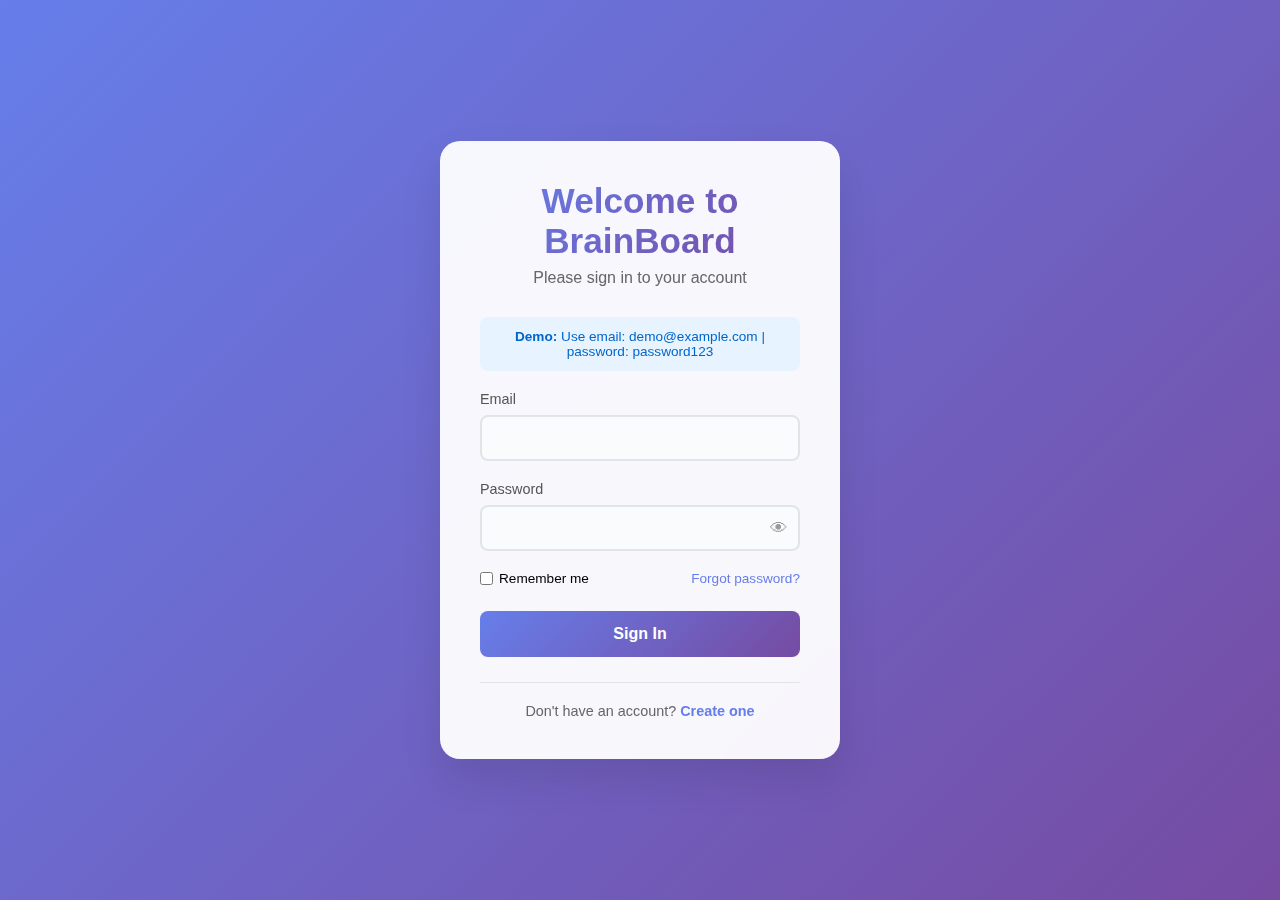
<file: index.html>
<!DOCTYPE html>
<html lang="en">
<head>
    <meta charset="UTF-8">
    <meta name="viewport" content="width=device-width, initial-scale=1.0">
    <title>Redirecting...</title>
    <script>
        // Redirect to /login.html
        window.location.href = "/login.html";
    </script>
</head>
<body>
</body>
</html>
</file>
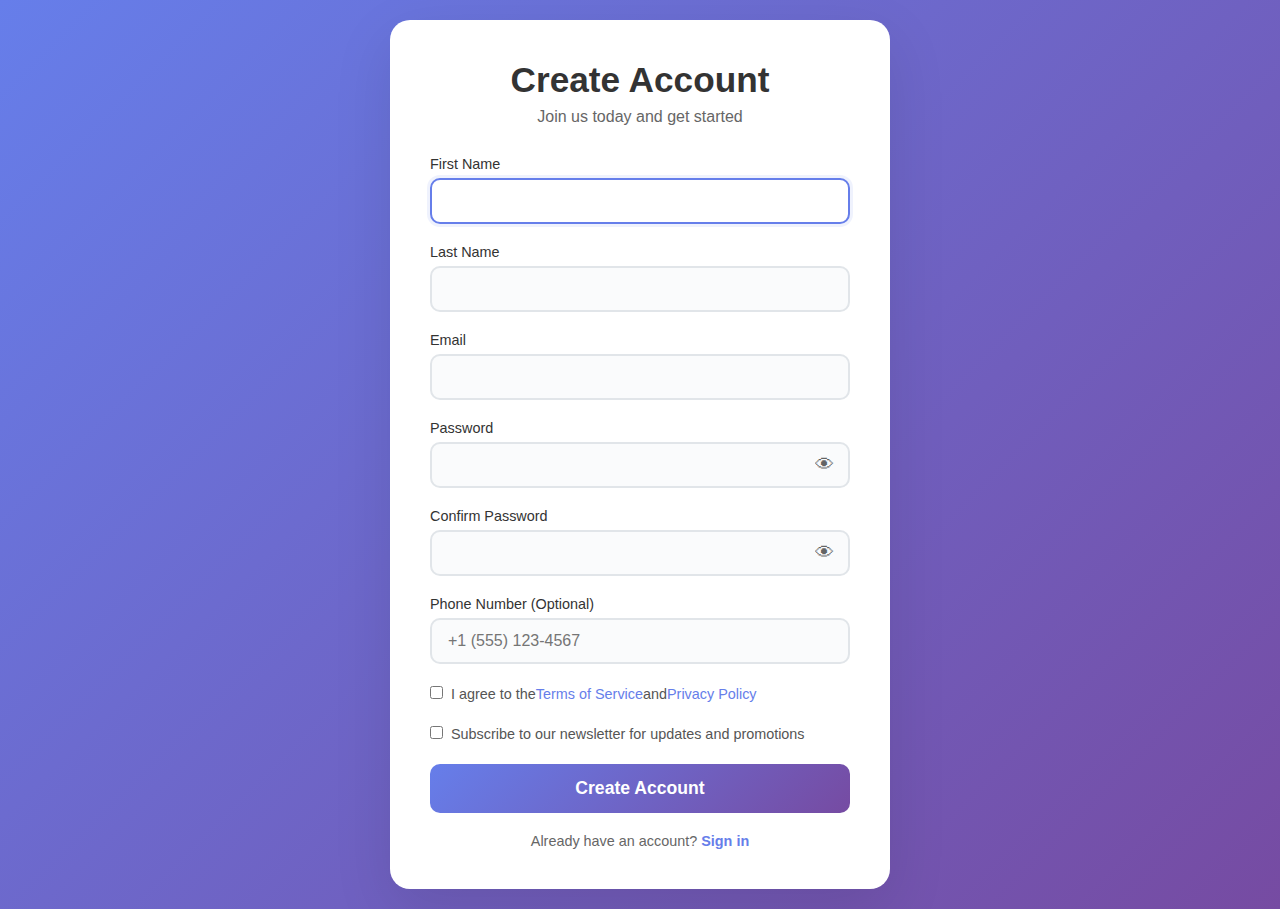
<file: create.html>
<!DOCTYPE html>
<html lang="en">
<head>
    <meta charset="UTF-8" />
    <meta name="viewport" content="width=device-width, initial-scale=1" />
    <title>Create Account - Join Us Today</title>
    <link rel="stylesheet" href="create.css">
</head>
<body>
    <div class="signup-container">
        <div class="logo">
            <h1>Create Account</h1>
            <p>Join us today and get started</p>
        </div>

        <div class="success-msg" id="successMsg">
            ✅ Account created successfully! Welcome aboard!
        </div>

        <form id="signupForm">
            <div class="form-group">
                <label for="firstName">First Name</label>
                <input type="text" id="firstName" name="firstName" required />
                <div class="error-msg" id="firstNameError">First name is required</div>
            </div>

            <div class="form-group">
                <label for="lastName">Last Name</label>
                <input type="text" id="lastName" name="lastName" required />
                <div class="error-msg" id="lastNameError">Last name is required</div>
            </div>

            <div class="form-group">
                <label for="email">Email</label>
                <input type="email" id="email" name="email" required />
                <div class="error-msg" id="emailError">Please enter a valid email</div>
            </div>

            <div class="form-group">
                <label for="password">Password</label>
                <div class="password-container">
                    <input type="password" id="password" name="password" required />
                    <span class="password-toggle" id="togglePassword">👁</span>
                </div>
                <div class="error-msg" id="passwordError">Password must be at least 8 characters</div>
                <div class="password-strength" id="passwordStrength">
                    <div class="strength-meter">
                        <div class="strength-fill"></div>
                    </div>
                    <span class="strength-text">Password strength</span>
                </div>
            </div>

            <div class="form-group">
                <label for="confirmPassword">Confirm Password</label>
                <div class="password-container">
                    <input type="password" id="confirmPassword" name="confirmPassword" required />
                    <span class="password-toggle" id="toggleConfirmPassword">👁</span>
                </div>
                <div class="error-msg" id="confirmPasswordError">Passwords do not match</div>
            </div>

            <div class="form-group">
                <label for="phone">Phone Number (Optional)</label>
                <input type="tel" id="phone" name="phone" placeholder="+1 (555) 123-4567" />
                <div class="error-msg" id="phoneError">Please enter a valid phone number</div>
            </div>

            <div class="form-options">
                <label class="checkbox-label">
                    <input type="checkbox" id="terms" required />
                    I agree to the <a href="privacy.html" class="terms-link">Terms of Service</a> and <a href="policy.html" class="terms-link">Privacy Policy</a>
                </label>
            </div>

            <div class="form-options">
                <label class="checkbox-label">
                    <input type="checkbox" id="newsletter" />
                    Subscribe to our newsletter for updates and promotions
                </label>
            </div>

            <button type="submit" class="signup-btn" id="signupButton">
                <span class="spinner"></span>
                <span class="btn-text">Create Account</span>
            </button>
        </form>

        <div class="login-text">
            Already have an account? <a href="#" id="loginLink">Sign in</a>
        </div>
    </div>

    <script src="create.js"></script>
</body>
</html>
</file>
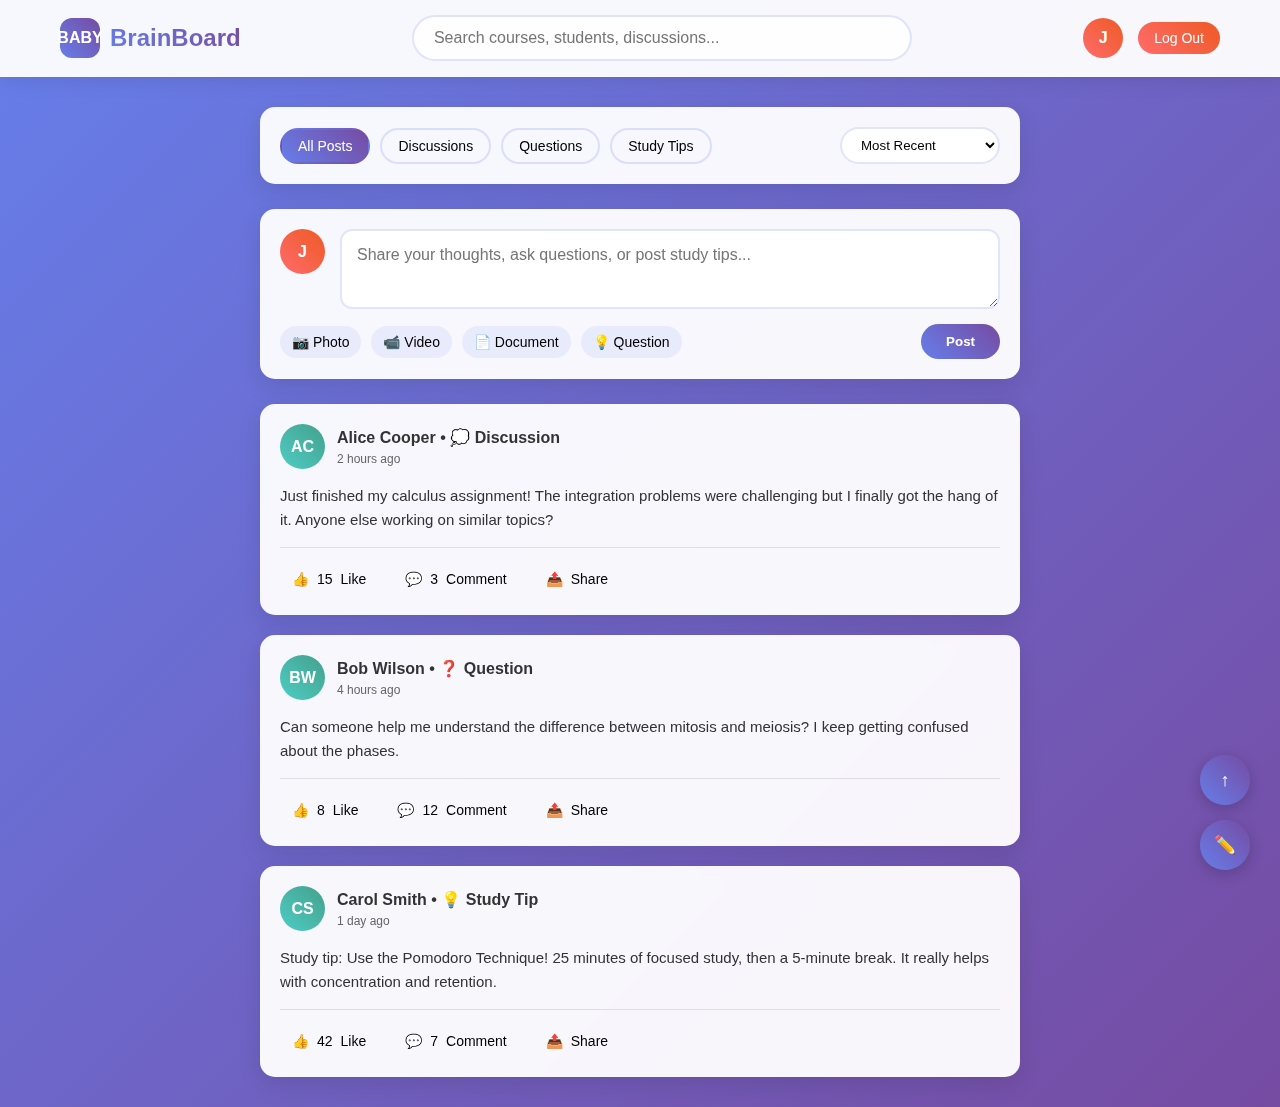
<file: interface.html>
<!DOCTYPE html>
<html lang="en">
<head>
  <meta charset="UTF-8">
  <meta name="viewport" content="width=device-width, initial-scale=1.0">
  <title>BrainBoard - Home</title>
  <link rel="stylesheet" href="interface.css">
</head>
<body>
  <!-- Header -->
  <header class="header">
    <div class="header-content">
      <div class="logo-section">
        <div class="logo">BABY</div>
        <div class="brand-name">BrainBoard</div>
      </div>
      <div class="search-bar">
        <input type="text" class="search-input" placeholder="Search courses, students, discussions..." id="searchInput">
        <div class="search-results" id="searchResults"></div>
      </div>
      <div class="user-menu">
        <div class="user-avatar" id="userAvatar" onclick="toggleProfile()">D</div>
        <div class="profile-dropdown" id="profileDropdown">
          <div class="profile-header">
            <div class="profile-avatar-large" id="profileAvatarLarge">D</div>
            <div class="profile-details">
              <h3 id="profileName">John Doe</h3>
              <p id="profileEmail">john.doe@example.com</p>
            </div>
          </div>
          <div class="profile-stats">
            <div class="stat-item">
              <span class="stat-number">42</span>
              <span class="stat-label">Posts</span>
            </div>
            <div class="stat-item">
              <span class="stat-number">156</span>
              <span class="stat-label">Likes</span>
            </div>
            <div class="stat-item">
              <span class="stat-number">23</span>
              <span class="stat-label">Following</span>
            </div>
          </div>
          <div class="profile-actions">
            <button class="profile-action-btn" onclick="editProfile()">✏️ Edit Profile</button>
            <button class="profile-action-btn" onclick="logout()" style="color: #ff6b6b;">🚪 Log Out</button>
          </div>
        </div>
        <a href="login.html" class="logout-btn">Log Out</a>
      </div>
    </div>
  </header>

  <!-- Main Content -->
  <div class="main-content">
    <!-- Feed Filter -->
    <div class="feed-filter">
      <div class="filter-buttons">
        <button class="filter-btn active" onclick="filterPosts('all', event)">All Posts</button>
        <button class="filter-btn" onclick="filterPosts('discussions', event)">Discussions</button>
        <button class="filter-btn" onclick="filterPosts('questions', event)">Questions</button>
        <button class="filter-btn" onclick="filterPosts('tips', event)">Study Tips</button>
      </div>
      <select class="sort-dropdown" onchange="sortPosts(this.value)">
        <option value="recent">Most Recent</option>
        <option value="popular">Most Popular</option>
        <option value="commented">Most Commented</option>
      </select>
    </div>

    <!-- Post Composer -->
    <div class="post-composer">
      <div class="composer-header">
        <div class="composer-avatar">D</div>
        <textarea class="composer-input" placeholder="Share your thoughts, ask questions, or post study tips..."></textarea>
      </div>
      <div class="composer-actions">
        <div class="media-buttons">
          <button class="media-btn" onclick="uploadMedia('photo')">📷 Photo</button>
          <button class="media-btn" onclick="uploadMedia('video')">📹 Video</button>
          <button class="media-btn" onclick="uploadMedia('document')">📄 Document</button>
          <button class="media-btn" onclick="toggleQuestionMode()">💡 Question</button>
        </div>
        <button class="post-btn" onclick="createPost()">Post</button>
      </div>
    </div>

    <!-- Hidden file inputs -->
    <input type="file" id="photoInput" accept="image/*" class="hidden" onchange="handleFileUpload(this, 'photo')">
    <input type="file" id="videoInput" accept="video/*" class="hidden" onchange="handleFileUpload(this, 'video')">
    <input type="file" id="documentInput" accept=".pdf,.doc,.docx,.txt,.ppt,.pptx" class="hidden" onchange="handleFileUpload(this, 'document')">

    <!-- Feed -->
    <div class="feed" id="feedContainer">
      <!-- Sample posts will be generated here -->
    </div>
  </div>

  <!-- Quick Actions -->
  <div class="quick-actions">
    <button class="quick-action-btn" onclick="scrollToTop()" title="Scroll to Top">↑</button>
    <button class="quick-action-btn" onclick="focusComposer()" title="New Post">✏️</button>
  </div>

  <script src="interface.js"></script>
</body>
</html>
</file>
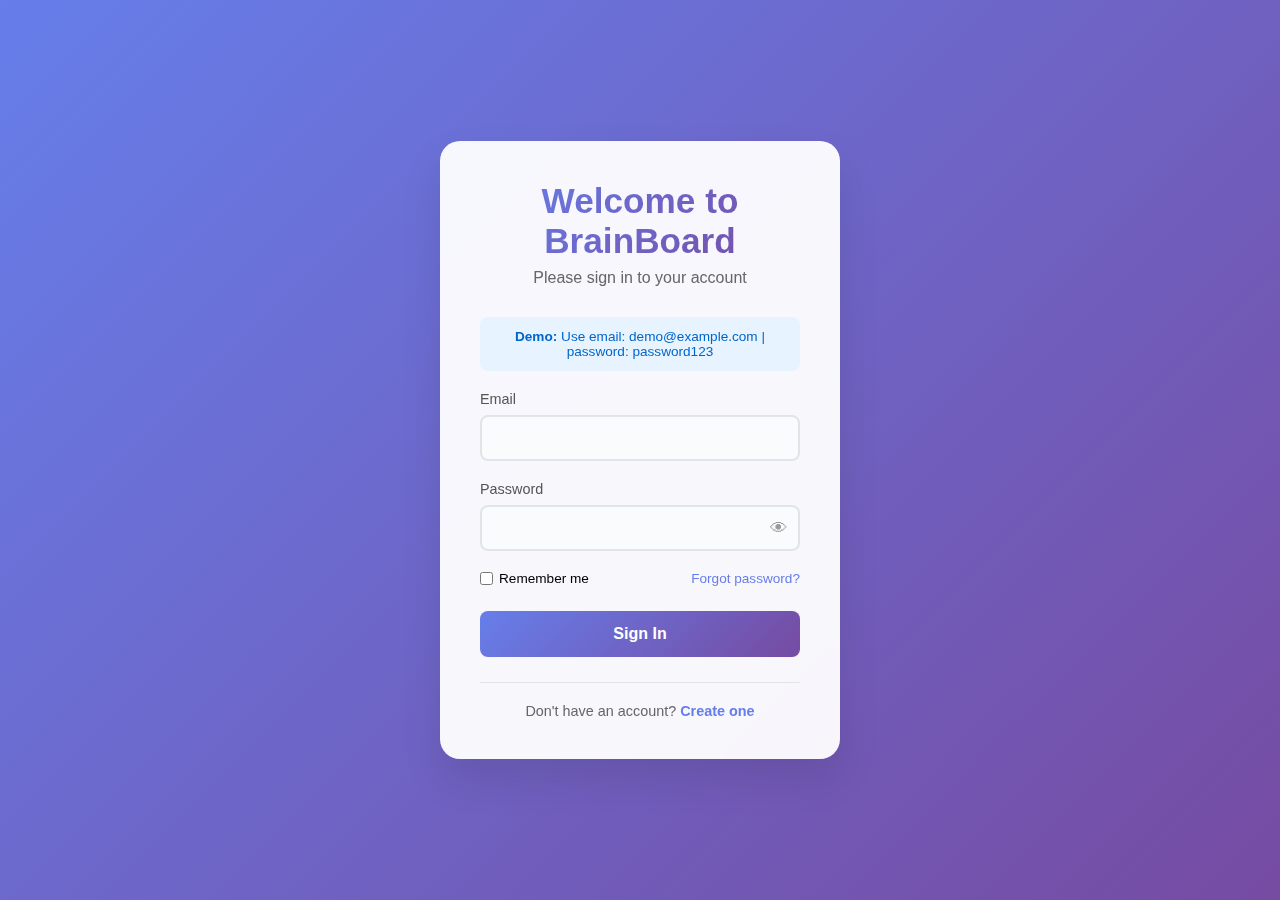
<file: login.html>
<!DOCTYPE html>
<html lang="en">
<head>
    <meta charset="UTF-8" />
    <meta name="viewport" content="width=device-width, initial-scale=1" />
    <title>BlackBoard</title>
    <link rel="stylesheet" href="styles.css">
     <script>
        // Check if user is authenticated
        if (localStorage.getItem('isAuthenticated') === 'true') {
            window.location.href = '/interface.html';
        }
    </script>
</head>
<body>
    <div class="login-container">
        <div class="logo">
            <h1>Welcome to BrainBoard</h1>
            <p>Please sign in to your account</p>
        </div>

        <div class="demo-info">
            <strong>Demo:</strong> Use email: demo@example.com | password: password123
        </div>

        <div class="success-msg" id="successMsg">
            ✅ Login successful! Welcome back!
        </div>

        <form id="loginForm">
            <div class="form-group">
                <label for="email">Email</label>
                <input type="email" id="email" name="email" required />
                <div class="error-msg" id="emailError">Please enter a valid email</div>
            </div>

            <div class="form-group">
                <label for="password">Password</label>
                <div class="password-container">
                    <input type="password" id="password" name="password" required />
                    <span class="password-toggle" id="togglePassword">👁</span>
                </div>
                <div class="error-msg" id="passwordError">Password must be at least 6 characters</div>
            </div>

            <div class="form-options">
                <label class="remember-me">
                    <input type="checkbox" id="remember" />
                    Remember me
                </label>
                <a href="#" class="forgot-link">Forgot password?</a>
            </div>

            <button type="submit" class="login-btn" id="loginButton">
                <span class="spinner"></span>
                <span class="btn-text">Sign In</span>
            </button>
        </form>

        <div class="signup-text">
            Don't have an account? <a href="create.html">Create one</a>
        </div>
    </div>

    <script src="script.js"></script>
</body>
</html>
</file>
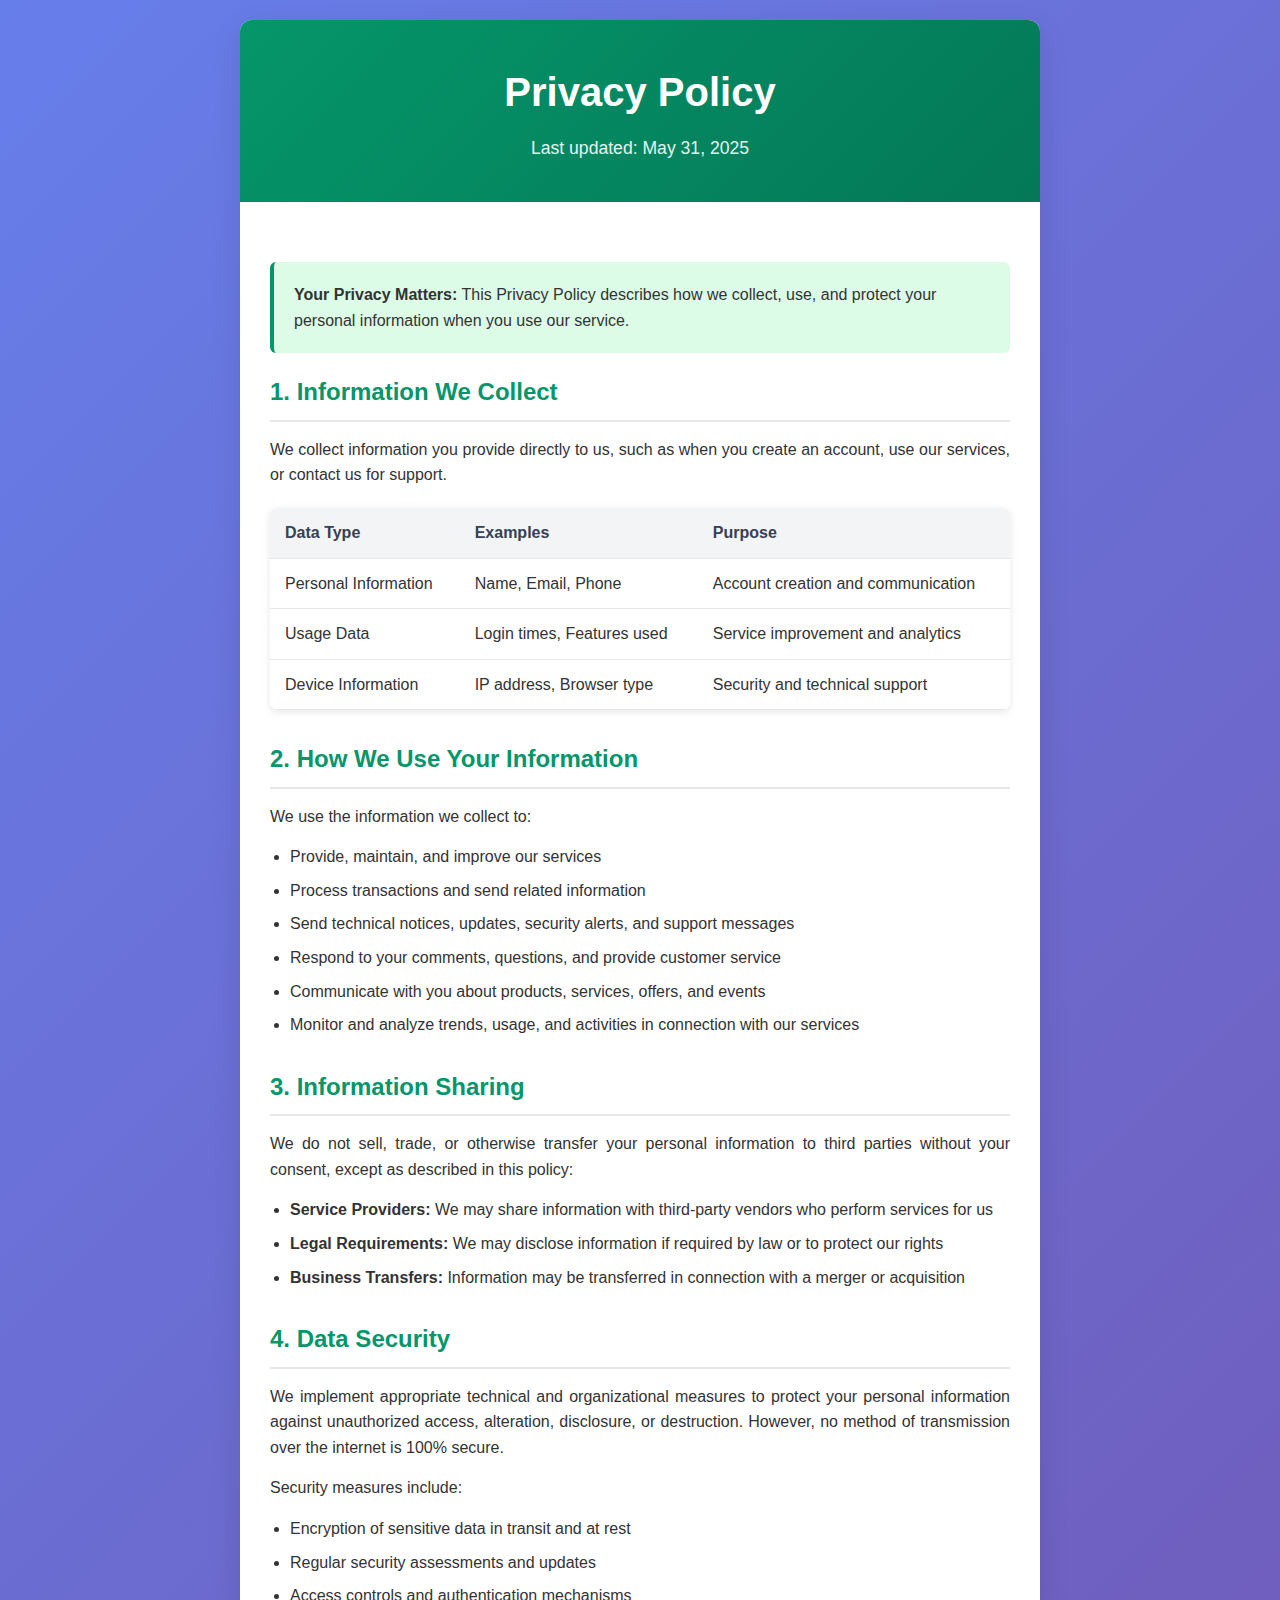
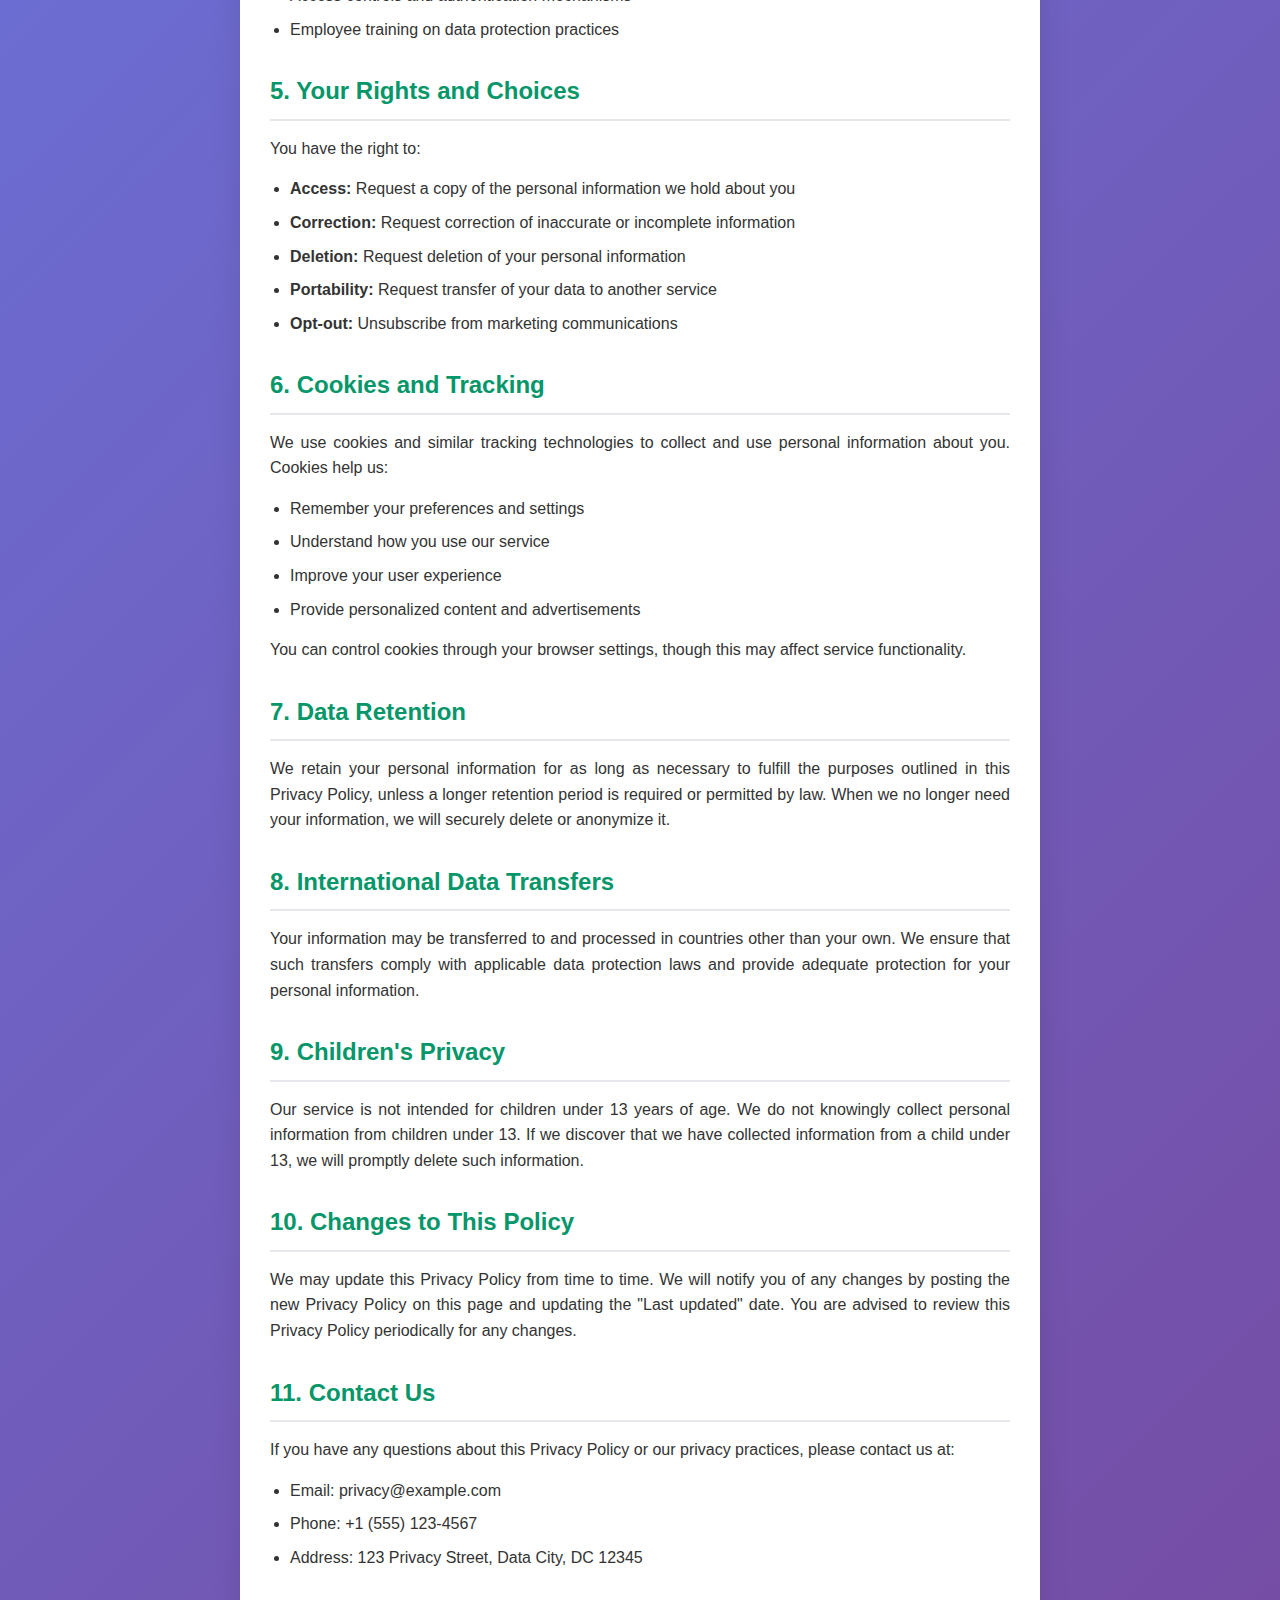
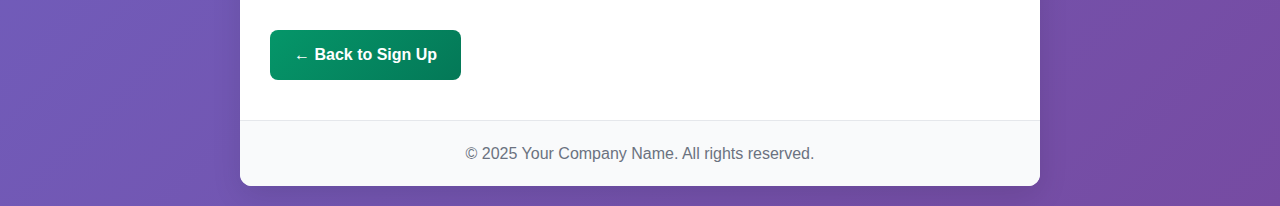
<file: policy.html>
<!DOCTYPE html>
<html lang="en">
<head>
    <meta charset="UTF-8" />
    <meta name="viewport" content="width=device-width, initial-scale=1" />
    <title>Privacy Policy</title>
    <style>
        * {
            margin: 0;
            padding: 0;
            box-sizing: border-box;
        }

        body {
            font-family: -apple-system, BlinkMacSystemFont, 'Segoe UI', Roboto, Oxygen, Ubuntu, Cantarell, sans-serif;
            line-height: 1.6;
            color: #333;
            background: linear-gradient(135deg, #667eea 0%, #764ba2 100%);
            min-height: 100vh;
            padding: 20px;
        }

        .container {
            max-width: 800px;
            margin: 0 auto;
            background: white;
            border-radius: 12px;
            box-shadow: 0 10px 30px rgba(0, 0, 0, 0.1);
            overflow: hidden;
        }

        .header {
            background: linear-gradient(135deg, #059669 0%, #047857 100%);
            color: white;
            padding: 40px 30px;
            text-align: center;
        }

        .header h1 {
            font-size: 2.5rem;
            margin-bottom: 10px;
            font-weight: 700;
        }

        .header p {
            font-size: 1.1rem;
            opacity: 0.9;
        }

        .content {
            padding: 40px 30px;
        }

        .section {
            margin-bottom: 30px;
        }

        .section h2 {
            color: #059669;
            font-size: 1.5rem;
            margin-bottom: 15px;
            padding-bottom: 8px;
            border-bottom: 2px solid #e5e7eb;
        }

        .section p {
            margin-bottom: 15px;
            text-align: justify;
        }

        .section ul {
            margin-left: 20px;
            margin-bottom: 15px;
        }

        .section li {
            margin-bottom: 8px;
        }

        .highlight {
            background: #dcfce7;
            padding: 20px;
            border-left: 4px solid #059669;
            border-radius: 6px;
            margin: 20px 0;
        }

        .data-table {
            width: 100%;
            border-collapse: collapse;
            margin: 20px 0;
            border-radius: 8px;
            overflow: hidden;
            box-shadow: 0 2px 8px rgba(0, 0, 0, 0.1);
        }

        .data-table th,
        .data-table td {
            padding: 12px 15px;
            text-align: left;
            border-bottom: 1px solid #e5e7eb;
        }

        .data-table th {
            background: #f3f4f6;
            font-weight: 600;
            color: #374151;
        }

        .data-table tr:hover {
            background: #f9fafb;
        }

        .back-link {
            display: inline-block;
            background: linear-gradient(135deg, #059669 0%, #047857 100%);
            color: white;
            padding: 12px 24px;
            text-decoration: none;
            border-radius: 8px;
            font-weight: 600;
            transition: all 0.3s ease;
            margin-top: 30px;
        }

        .back-link:hover {
            transform: translateY(-2px);
            box-shadow: 0 5px 15px rgba(5, 150, 105, 0.3);
        }

        .footer {
            background: #f9fafb;
            padding: 20px 30px;
            text-align: center;
            color: #6b7280;
            border-top: 1px solid #e5e7eb;
        }

        @media (max-width: 768px) {
            .container {
                margin: 10px;
            }
            
            .header {
                padding: 30px 20px;
            }
            
            .header h1 {
                font-size: 2rem;
            }
            
            .content {
                padding: 30px 20px;
            }

            .data-table {
                font-size: 14px;
            }
        }
    </style>
</head>
<body>
    <div class="container">
        <div class="header">
            <h1>Privacy Policy</h1>
            <p>Last updated: May 31, 2025</p>
        </div>

        <div class="content">
            <div class="highlight">
                <strong>Your Privacy Matters:</strong> This Privacy Policy describes how we collect, use, and protect your personal information when you use our service.
            </div>

            <div class="section">
                <h2>1. Information We Collect</h2>
                <p>We collect information you provide directly to us, such as when you create an account, use our services, or contact us for support.</p>
                
                <table class="data-table">
                    <thead>
                        <tr>
                            <th>Data Type</th>
                            <th>Examples</th>
                            <th>Purpose</th>
                        </tr>
                    </thead>
                    <tbody>
                        <tr>
                            <td>Personal Information</td>
                            <td>Name, Email, Phone</td>
                            <td>Account creation and communication</td>
                        </tr>
                        <tr>
                            <td>Usage Data</td>
                            <td>Login times, Features used</td>
                            <td>Service improvement and analytics</td>
                        </tr>
                        <tr>
                            <td>Device Information</td>
                            <td>IP address, Browser type</td>
                            <td>Security and technical support</td>
                        </tr>
                    </tbody>
                </table>
            </div>

            <div class="section">
                <h2>2. How We Use Your Information</h2>
                <p>We use the information we collect to:</p>
                <ul>
                    <li>Provide, maintain, and improve our services</li>
                    <li>Process transactions and send related information</li>
                    <li>Send technical notices, updates, security alerts, and support messages</li>
                    <li>Respond to your comments, questions, and provide customer service</li>
                    <li>Communicate with you about products, services, offers, and events</li>
                    <li>Monitor and analyze trends, usage, and activities in connection with our services</li>
                </ul>
            </div>

            <div class="section">
                <h2>3. Information Sharing</h2>
                <p>We do not sell, trade, or otherwise transfer your personal information to third parties without your consent, except as described in this policy:</p>
                <ul>
                    <li><strong>Service Providers:</strong> We may share information with third-party vendors who perform services for us</li>
                    <li><strong>Legal Requirements:</strong> We may disclose information if required by law or to protect our rights</li>
                    <li><strong>Business Transfers:</strong> Information may be transferred in connection with a merger or acquisition</li>
                </ul>
            </div>

            <div class="section">
                <h2>4. Data Security</h2>
                <p>We implement appropriate technical and organizational measures to protect your personal information against unauthorized access, alteration, disclosure, or destruction. However, no method of transmission over the internet is 100% secure.</p>
                <p>Security measures include:</p>
                <ul>
                    <li>Encryption of sensitive data in transit and at rest</li>
                    <li>Regular security assessments and updates</li>
                    <li>Access controls and authentication mechanisms</li>
                    <li>Employee training on data protection practices</li>
                </ul>
            </div>

            <div class="section">
                <h2>5. Your Rights and Choices</h2>
                <p>You have the right to:</p>
                <ul>
                    <li><strong>Access:</strong> Request a copy of the personal information we hold about you</li>
                    <li><strong>Correction:</strong> Request correction of inaccurate or incomplete information</li>
                    <li><strong>Deletion:</strong> Request deletion of your personal information</li>
                    <li><strong>Portability:</strong> Request transfer of your data to another service</li>
                    <li><strong>Opt-out:</strong> Unsubscribe from marketing communications</li>
                </ul>
            </div>

            <div class="section">
                <h2>6. Cookies and Tracking</h2>
                <p>We use cookies and similar tracking technologies to collect and use personal information about you. Cookies help us:</p>
                <ul>
                    <li>Remember your preferences and settings</li>
                    <li>Understand how you use our service</li>
                    <li>Improve your user experience</li>
                    <li>Provide personalized content and advertisements</li>
                </ul>
                <p>You can control cookies through your browser settings, though this may affect service functionality.</p>
            </div>

            <div class="section">
                <h2>7. Data Retention</h2>
                <p>We retain your personal information for as long as necessary to fulfill the purposes outlined in this Privacy Policy, unless a longer retention period is required or permitted by law. When we no longer need your information, we will securely delete or anonymize it.</p>
            </div>

            <div class="section">
                <h2>8. International Data Transfers</h2>
                <p>Your information may be transferred to and processed in countries other than your own. We ensure that such transfers comply with applicable data protection laws and provide adequate protection for your personal information.</p>
            </div>

            <div class="section">
                <h2>9. Children's Privacy</h2>
                <p>Our service is not intended for children under 13 years of age. We do not knowingly collect personal information from children under 13. If we discover that we have collected information from a child under 13, we will promptly delete such information.</p>
            </div>

            <div class="section">
                <h2>10. Changes to This Policy</h2>
                <p>We may update this Privacy Policy from time to time. We will notify you of any changes by posting the new Privacy Policy on this page and updating the "Last updated" date. You are advised to review this Privacy Policy periodically for any changes.</p>
            </div>

            <div class="section">
                <h2>11. Contact Us</h2>
                <p>If you have any questions about this Privacy Policy or our privacy practices, please contact us at:</p>
                <ul>
                    <li>Email: privacy@example.com</li>
                    <li>Phone: +1 (555) 123-4567</li>
                    <li>Address: 123 Privacy Street, Data City, DC 12345</li>
                </ul>
            </div>

            <a href="javascript:history.back()" class="back-link">← Back to Sign Up</a>
        </div>

        <div class="footer">
            <p>&copy; 2025 Your Company Name. All rights reserved.</p>
        </div>
    </div>
</body>
</html>
</file>
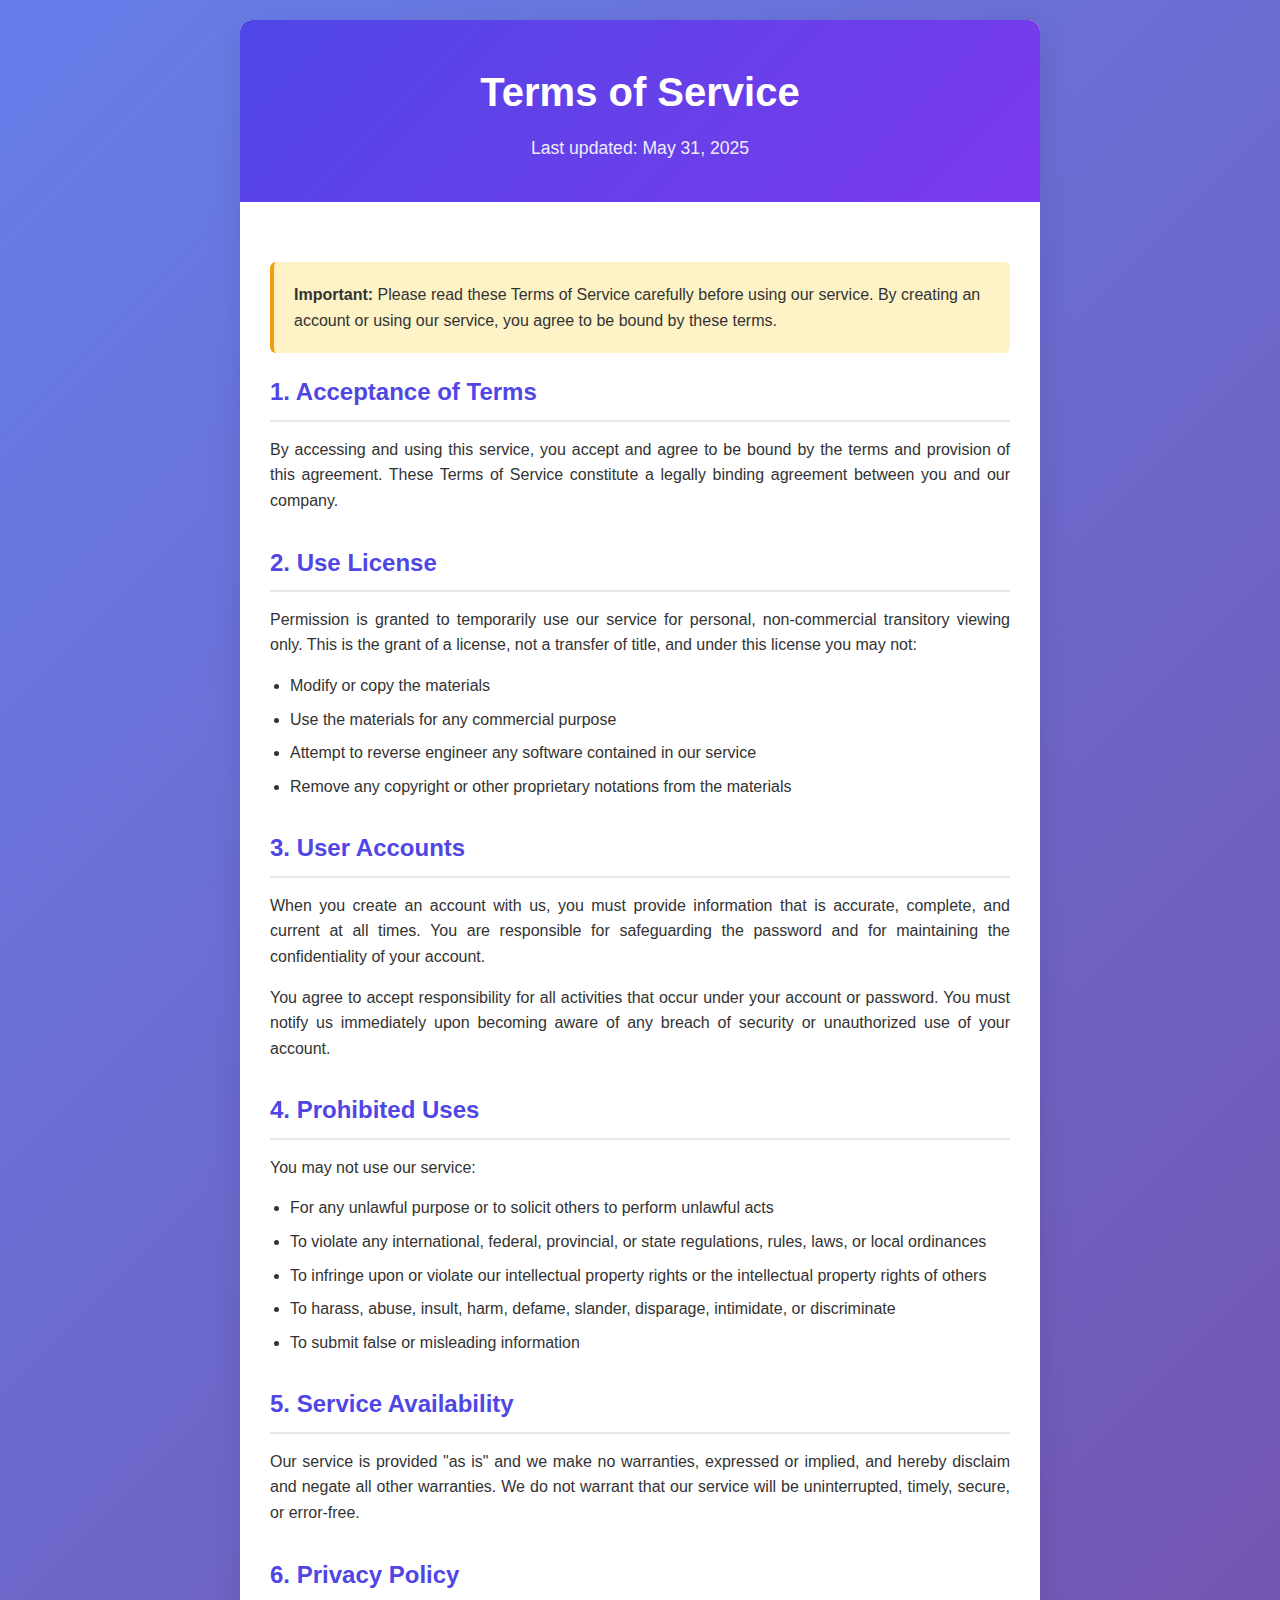
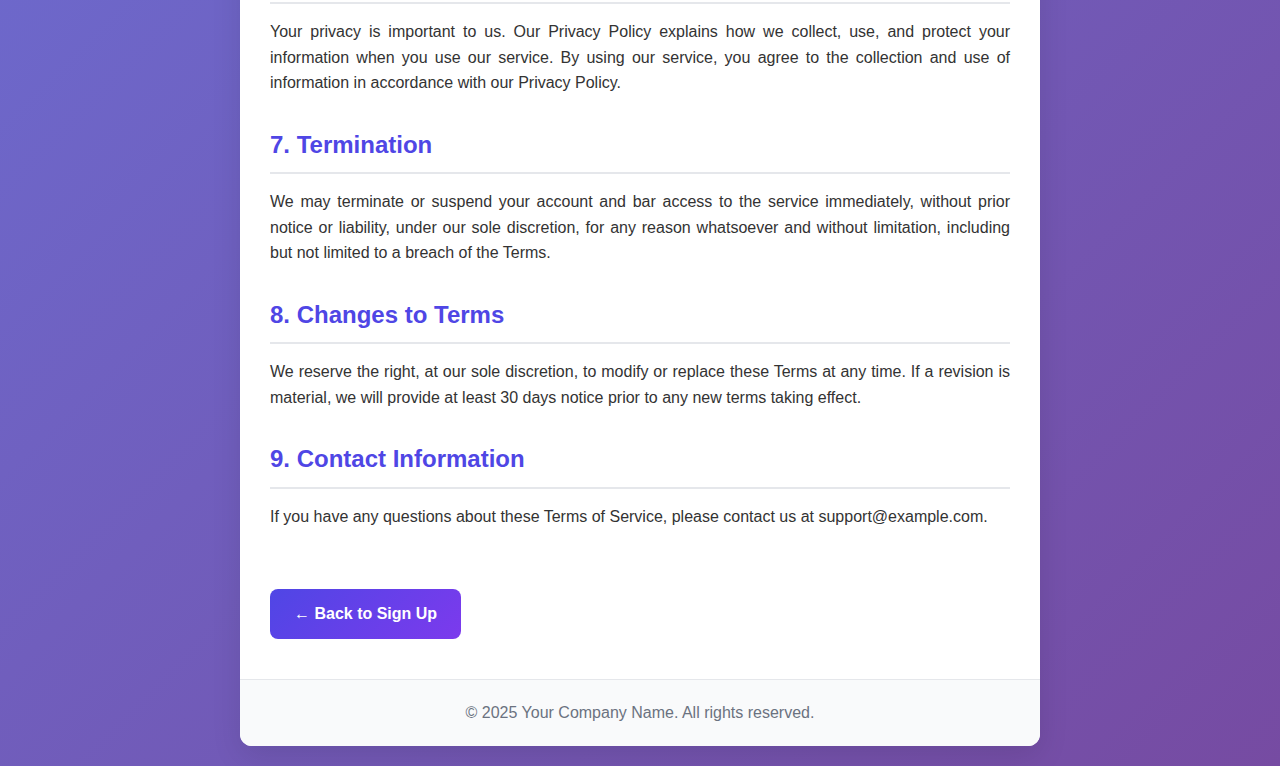
<file: privacy.html>
<!DOCTYPE html>
<html lang="en">
<head>
    <meta charset="UTF-8" />
    <meta name="viewport" content="width=device-width, initial-scale=1" />
    <title>Terms of Service</title>
    <style>
        * {
            margin: 0;
            padding: 0;
            box-sizing: border-box;
        }

        body {
            font-family: -apple-system, BlinkMacSystemFont, 'Segoe UI', Roboto, Oxygen, Ubuntu, Cantarell, sans-serif;
            line-height: 1.6;
            color: #333;
            background: linear-gradient(135deg, #667eea 0%, #764ba2 100%);
            min-height: 100vh;
            padding: 20px;
        }

        .container {
            max-width: 800px;
            margin: 0 auto;
            background: white;
            border-radius: 12px;
            box-shadow: 0 10px 30px rgba(0, 0, 0, 0.1);
            overflow: hidden;
        }

        .header {
            background: linear-gradient(135deg, #4f46e5 0%, #7c3aed 100%);
            color: white;
            padding: 40px 30px;
            text-align: center;
        }

        .header h1 {
            font-size: 2.5rem;
            margin-bottom: 10px;
            font-weight: 700;
        }

        .header p {
            font-size: 1.1rem;
            opacity: 0.9;
        }

        .content {
            padding: 40px 30px;
        }

        .section {
            margin-bottom: 30px;
        }

        .section h2 {
            color: #4f46e5;
            font-size: 1.5rem;
            margin-bottom: 15px;
            padding-bottom: 8px;
            border-bottom: 2px solid #e5e7eb;
        }

        .section p {
            margin-bottom: 15px;
            text-align: justify;
        }

        .section ul {
            margin-left: 20px;
            margin-bottom: 15px;
        }

        .section li {
            margin-bottom: 8px;
        }

        .highlight {
            background: #fef3c7;
            padding: 20px;
            border-left: 4px solid #f59e0b;
            border-radius: 6px;
            margin: 20px 0;
        }

        .back-link {
            display: inline-block;
            background: linear-gradient(135deg, #4f46e5 0%, #7c3aed 100%);
            color: white;
            padding: 12px 24px;
            text-decoration: none;
            border-radius: 8px;
            font-weight: 600;
            transition: all 0.3s ease;
            margin-top: 30px;
        }

        .back-link:hover {
            transform: translateY(-2px);
            box-shadow: 0 5px 15px rgba(79, 70, 229, 0.3);
        }

        .footer {
            background: #f9fafb;
            padding: 20px 30px;
            text-align: center;
            color: #6b7280;
            border-top: 1px solid #e5e7eb;
        }

        @media (max-width: 768px) {
            .container {
                margin: 10px;
            }
            
            .header {
                padding: 30px 20px;
            }
            
            .header h1 {
                font-size: 2rem;
            }
            
            .content {
                padding: 30px 20px;
            }
        }
    </style>
</head>
<body>
    <div class="container">
        <div class="header">
            <h1>Terms of Service</h1>
            <p>Last updated: May 31, 2025</p>
        </div>

        <div class="content">
            <div class="highlight">
                <strong>Important:</strong> Please read these Terms of Service carefully before using our service. By creating an account or using our service, you agree to be bound by these terms.
            </div>

            <div class="section">
                <h2>1. Acceptance of Terms</h2>
                <p>By accessing and using this service, you accept and agree to be bound by the terms and provision of this agreement. These Terms of Service constitute a legally binding agreement between you and our company.</p>
            </div>

            <div class="section">
                <h2>2. Use License</h2>
                <p>Permission is granted to temporarily use our service for personal, non-commercial transitory viewing only. This is the grant of a license, not a transfer of title, and under this license you may not:</p>
                <ul>
                    <li>Modify or copy the materials</li>
                    <li>Use the materials for any commercial purpose</li>
                    <li>Attempt to reverse engineer any software contained in our service</li>
                    <li>Remove any copyright or other proprietary notations from the materials</li>
                </ul>
            </div>

            <div class="section">
                <h2>3. User Accounts</h2>
                <p>When you create an account with us, you must provide information that is accurate, complete, and current at all times. You are responsible for safeguarding the password and for maintaining the confidentiality of your account.</p>
                <p>You agree to accept responsibility for all activities that occur under your account or password. You must notify us immediately upon becoming aware of any breach of security or unauthorized use of your account.</p>
            </div>

            <div class="section">
                <h2>4. Prohibited Uses</h2>
                <p>You may not use our service:</p>
                <ul>
                    <li>For any unlawful purpose or to solicit others to perform unlawful acts</li>
                    <li>To violate any international, federal, provincial, or state regulations, rules, laws, or local ordinances</li>
                    <li>To infringe upon or violate our intellectual property rights or the intellectual property rights of others</li>
                    <li>To harass, abuse, insult, harm, defame, slander, disparage, intimidate, or discriminate</li>
                    <li>To submit false or misleading information</li>
                </ul>
            </div>

            <div class="section">
                <h2>5. Service Availability</h2>
                <p>Our service is provided "as is" and we make no warranties, expressed or implied, and hereby disclaim and negate all other warranties. We do not warrant that our service will be uninterrupted, timely, secure, or error-free.</p>
            </div>

            <div class="section">
                <h2>6. Privacy Policy</h2>
                <p>Your privacy is important to us. Our Privacy Policy explains how we collect, use, and protect your information when you use our service. By using our service, you agree to the collection and use of information in accordance with our Privacy Policy.</p>
            </div>

            <div class="section">
                <h2>7. Termination</h2>
                <p>We may terminate or suspend your account and bar access to the service immediately, without prior notice or liability, under our sole discretion, for any reason whatsoever and without limitation, including but not limited to a breach of the Terms.</p>
            </div>

            <div class="section">
                <h2>8. Changes to Terms</h2>
                <p>We reserve the right, at our sole discretion, to modify or replace these Terms at any time. If a revision is material, we will provide at least 30 days notice prior to any new terms taking effect.</p>
            </div>

            <div class="section">
                <h2>9. Contact Information</h2>
                <p>If you have any questions about these Terms of Service, please contact us at support@example.com.</p>
            </div>

            <a href="javascript:history.back()" class="back-link">← Back to Sign Up</a>
        </div>

        <div class="footer">
            <p>&copy; 2025 Your Company Name. All rights reserved.</p>
        </div>
    </div>
</body>
</html>
</file>
<file: create.css>
* {
    margin: 0;
    padding: 0;
    box-sizing: border-box;
}

body {
    font-family: -apple-system, BlinkMacSystemFont, 'Segoe UI', Roboto, Oxygen, Ubuntu, Cantarell, sans-serif;
    background: linear-gradient(135deg, #667eea 0%, #764ba2 100%);
    min-height: 100vh;
    display: flex;
    align-items: center;
    justify-content: center;
    padding: 20px;
}

.signup-container {
    background: white;
    padding: 40px;
    border-radius: 20px;
    box-shadow: 0 20px 60px rgba(0, 0, 0, 0.1);
    width: 100%;
    max-width: 500px;
    animation: fadeInUp 0.6s ease-out;
}

@keyframes fadeInUp {
    from {
        opacity: 0;
        transform: translateY(30px);
    }
    to {
        opacity: 1;
        transform: translateY(0);
    }
}

.logo {
    text-align: center;
    margin-bottom: 30px;
}

.logo h1 {
    color: #333;
    font-size: 2.2rem;
    font-weight: 700;
    margin-bottom: 8px;
}

.logo p {
    color: #666;
    font-size: 1rem;
}

.success-msg {
    background: #d4edda;
    color: #155724;
    padding: 12px 16px;
    border-radius: 8px;
    margin-bottom: 20px;
    border: 1px solid #c3e6cb;
    display: none;
    animation: slideDown 0.3s ease-out;
}

@keyframes slideDown {
    from {
        opacity: 0;
        transform: translateY(-10px);
    }
    to {
        opacity: 1;
        transform: translateY(0);
    }
}

.form-group {
    margin-bottom: 20px;
}

.form-group label {
    display: block;
    margin-bottom: 6px;
    color: #333;
    font-weight: 500;
    font-size: 0.9rem;
}

.form-group input {
    width: 100%;
    padding: 12px 16px;
    border: 2px solid #e1e5e9;
    border-radius: 10px;
    font-size: 1rem;
    transition: all 0.3s ease;
    background: #fafbfc;
}

.form-group input:focus {
    outline: none;
    border-color: #667eea;
    background: white;
    box-shadow: 0 0 0 3px rgba(102, 126, 234, 0.1);
}

.form-group input.error {
    border-color: #dc3545;
    background: #fff5f5;
}

.form-group input.success {
    border-color: #28a745;
    background: #f8fff9;
}

.password-container {
    position: relative;
}

.password-toggle {
    position: absolute;
    right: 16px;
    top: 50%;
    transform: translateY(-50%);
    cursor: pointer;
    user-select: none;
    font-size: 1.2rem;
    opacity: 0.6;
    transition: opacity 0.3s ease;
}

.password-toggle:hover {
    opacity: 1;
}

.password-strength {
    margin-top: 8px;
    display: none;
}

.strength-meter {
    width: 100%;
    height: 4px;
    background: #e1e5e9;
    border-radius: 2px;
    overflow: hidden;
    margin-bottom: 4px;
}

.strength-fill {
    height: 100%;
    width: 0%;
    transition: all 0.3s ease;
    border-radius: 2px;
}

.strength-fill.weak {
    background: #dc3545;
    width: 25%;
}

.strength-fill.fair {
    background: #ffc107;
    width: 50%;
}

.strength-fill.good {
    background: #17a2b8;
    width: 75%;
}

.strength-fill.strong {
    background: #28a745;
    width: 100%;
}

.strength-text {
    font-size: 0.8rem;
    color: #666;
}

.error-msg {
    color: #dc3545;
    font-size: 0.8rem;
    margin-top: 4px;
    display: none;
}

.form-options {
    margin-bottom: 20px;
}

.checkbox-label {
    display: flex;
    align-items: flex-start;
    font-size: 0.9rem;
    color: #555;
    cursor: pointer;
    line-height: 1.4;
}

.checkbox-label input[type="checkbox"] {
    width: auto;
    margin-right: 8px;
    margin-top: 2px;
    flex-shrink: 0;
}

.terms-link {
    color: #667eea;
    text-decoration: none;
}

.terms-link:hover {
    text-decoration: underline;
}

.signup-btn {
    width: 100%;
    padding: 14px;
    background: linear-gradient(135deg, #667eea 0%, #764ba2 100%);
    color: white;
    border: none;
    border-radius: 10px;
    font-size: 1.1rem;
    font-weight: 600;
    cursor: pointer;
    transition: all 0.3s ease;
    position: relative;
    overflow: hidden;
}

.signup-btn:hover {
    transform: translateY(-2px);
    box-shadow: 0 10px 30px rgba(102, 126, 234, 0.3);
}

.signup-btn:active {
    transform: translateY(0);
}

.signup-btn:disabled {
    opacity: 0.7;
    cursor: not-allowed;
    transform: none;
}

.spinner {
    display: none;
    width: 20px;
    height: 20px;
    border: 2px solid transparent;
    border-top: 2px solid white;
    border-radius: 50%;
    animation: spin 1s linear infinite;
    margin-right: 8px;
}

@keyframes spin {
    0% { transform: rotate(0deg); }
    100% { transform: rotate(360deg); }
}

.signup-btn.loading .spinner {
    display: inline-block;
}

.signup-btn.loading .btn-text {
    opacity: 0.8;
}

.login-text {
    text-align: center;
    margin-top: 20px;
    color: #666;
    font-size: 0.9rem;
}

.login-text a {
    color: #667eea;
    text-decoration: none;
    font-weight: 600;
}

.login-text a:hover {
    text-decoration: underline;
}

/* Responsive Design */
@media (max-width: 480px) {
    .signup-container {
        padding: 30px 20px;
        margin: 10px;
    }
    
    .logo h1 {
        font-size: 1.8rem;
    }
    
    .form-group input {
        padding: 10px 14px;
    }
    
    .signup-btn {
        padding: 12px;
        font-size: 1rem;
    }
}

/* Animation for form validation */
.shake {
    animation: shake 0.5s ease-in-out;
}

@keyframes shake {
    0%, 100% { transform: translateX(0); }
    25% { transform: translateX(-5px); }
    75% { transform: translateX(5px); }
}
</file>
<file: interface.css>
* {
  margin: 0;
  padding: 0;
  box-sizing: border-box;
}

body {
  font-family: -apple-system, BlinkMacSystemFont, 'Segoe UI', Roboto, sans-serif;
  background: linear-gradient(135deg, #667eea 0%, #764ba2 100%);
  min-height: 100vh;
  color: #333;
}

.header {
  background: rgba(255, 255, 255, 0.95);
  backdrop-filter: blur(10px);
  border-bottom: 1px solid rgba(255, 255, 255, 0.2);
  position: sticky;
  top: 0;
  z-index: 100;
  box-shadow: 0 2px 20px rgba(0,0,0,0.1);
}

.header-content {
  max-width: 1200px;
  margin: 0 auto;
  padding: 15px 20px;
  display: flex;
  align-items: center;
  justify-content: space-between;
}

.logo-section {
  display: flex;
  align-items: center;
  gap: 10px;
}

.logo {
  width: 40px;
  height: 40px;
  background: linear-gradient(45deg, #667eea, #764ba2);
  color: white;
  border-radius: 12px;
  display: flex;
  align-items: center;
  justify-content: center;
  font-weight: bold;
  font-size: 16px;
}

.brand-name {
  font-size: 24px;
  font-weight: 700;
  background: linear-gradient(45deg, #667eea, #764ba2);
  -webkit-background-clip: text;
  -webkit-text-fill-color: transparent;
}

.search-bar {
  flex: 1;
  max-width: 500px;
  margin: 0 30px;
  position: relative;
}

.search-input {
  width: 100%;
  padding: 12px 20px;
  border: 2px solid rgba(102, 126, 234, 0.2);
  border-radius: 25px;
  font-size: 16px;
  background: rgba(255, 255, 255, 0.9);
  transition: all 0.3s ease;
}

.search-input:focus {
  outline: none;
  border-color: #667eea;
  box-shadow: 0 0 0 3px rgba(102, 126, 234, 0.1);
}

.user-menu {
  display: flex;
  align-items: center;
  gap: 15px;
}

.user-avatar {
  width: 40px;
  height: 40px;
  background: linear-gradient(45deg, #ff6b6b, #ee5a24);
  color: white;
  border-radius: 50%;
  display: flex;
  align-items: center;
  justify-content: center;
  font-weight: bold;
  cursor: pointer;
  position: relative;
}

.profile-dropdown {
  position: absolute;
  top: 50px;
  right: 0;
  background: white;
  border-radius: 10px;
  box-shadow: 0 8px 25px rgba(0,0,0,0.15);
  padding: 15px;
  min-width: 250px;
  z-index: 1000;
  display: none;
}

.profile-dropdown.show {
  display: block;
  animation: fadeInUp 0.3s ease-out;
}

.profile-header {
  display: flex;
  align-items: center;
  gap: 12px;
  margin-bottom: 15px;
  padding-bottom: 15px;
  border-bottom: 1px solid #eee;
}

.profile-avatar-large {
  width: 60px;
  height: 60px;
  background: linear-gradient(45deg, #ff6b6b, #ee5a24);
  color: white;
  border-radius: 50%;
  display: flex;
  align-items: center;
  justify-content: center;
  font-weight: bold;
  font-size: 24px;
}

.profile-details h3 {
  margin-bottom: 5px;
  font-size: 16px;
  color: #333;
}

.profile-details p {
  color: #666;
  font-size: 14px;
  margin: 0;
}

.profile-stats {
  display: flex;
  justify-content: space-between;
  margin-bottom: 15px;
  padding-bottom: 15px;
  border-bottom: 1px solid #eee;
}

.stat-item {
  text-align: center;
}

.stat-number {
  font-weight: bold;
  font-size: 18px;
  color: #667eea;
  display: block;
}

.stat-label {
  font-size: 12px;
  color: #666;
}

.profile-actions {
  display: flex;
  flex-direction: column;
  gap: 10px;
}

.profile-action-btn {
  padding: 10px 15px;
  border: none;
  border-radius: 8px;
  cursor: pointer;
  font-size: 14px;
  transition: all 0.3s ease;
  text-align: left;
  background: transparent;
}

.profile-action-btn:hover {
  background: rgba(102, 126, 234, 0.1);
}

.search-results {
  position: absolute;
  top: 100%;
  left: 0;
  right: 0;
  background: white;
  border-radius: 10px;
  box-shadow: 0 8px 25px rgba(0,0,0,0.15);
  max-height: 300px;
  overflow-y: auto;
  z-index: 1000;
  display: none;
}

.search-results.show {
  display: block;
  animation: fadeInUp 0.3s ease-out;
}

.search-result-item {
  padding: 12px 15px;
  border-bottom: 1px solid #eee;
  cursor: pointer;
  transition: background 0.2s ease;
}

.search-result-item:hover {
  background: rgba(102, 126, 234, 0.05);
}

.search-result-item:last-child {
  border-bottom: none;
}

.search-result-title {
  font-weight: 600;
  margin-bottom: 5px;
  color: #333;
}

.search-result-desc {
  font-size: 12px;
  color: #666;
}

.logout-btn {
  padding: 8px 16px;
  background: linear-gradient(45deg, #ff6b6b, #ee5a24);
  color: white;
  text-decoration: none;
  border-radius: 20px;
  font-size: 14px;
  transition: transform 0.2s ease;
}

.logout-btn:hover {
  transform: translateY(-2px);
}

.main-content {
  max-width: 800px;
  margin: 30px auto;
  padding: 0 20px;
}

.feed-filter {
  background: rgba(255, 255, 255, 0.95);
  backdrop-filter: blur(10px);
  padding: 20px;
  border-radius: 15px;
  margin-bottom: 25px;
  display: flex;
  justify-content: space-between;
  align-items: center;
  box-shadow: 0 8px 25px rgba(0,0,0,0.1);
}

.filter-buttons {
  display: flex;
  gap: 10px;
}

.filter-btn {
  padding: 8px 16px;
  border: 2px solid rgba(102, 126, 234, 0.2);
  background: transparent;
  border-radius: 20px;
  cursor: pointer;
  transition: all 0.3s ease;
  font-size: 14px;
}

.filter-btn.active {
  background: linear-gradient(45deg, #667eea, #764ba2);
  color: white;
  border-color: transparent;
}

.sort-dropdown {
  padding: 8px 15px;
  border: 2px solid rgba(102, 126, 234, 0.2);
  border-radius: 20px;
  background: white;
  cursor: pointer;
}

.post-composer {
  background: rgba(255, 255, 255, 0.95);
  backdrop-filter: blur(10px);
  border-radius: 15px;
  padding: 20px;
  margin-bottom: 25px;
  box-shadow: 0 8px 25px rgba(0,0,0,0.1);
}

.composer-header {
  display: flex;
  gap: 15px;
  margin-bottom: 15px;
}

.composer-avatar {
  width: 45px;
  height: 45px;
  background: linear-gradient(45deg, #ff6b6b, #ee5a24);
  color: white;
  border-radius: 50%;
  display: flex;
  align-items: center;
  justify-content: center;
  font-weight: bold;
  flex-shrink: 0;
}

.composer-input {
  flex: 1;
  min-height: 80px;
  padding: 15px;
  border: 2px solid rgba(102, 126, 234, 0.2);
  border-radius: 12px;
  font-size: 16px;
  font-family: inherit;
  resize: vertical;
  transition: border-color 0.3s ease;
}

.composer-input:focus {
  outline: none;
  border-color: #667eea;
}

.composer-actions {
  display: flex;
  justify-content: space-between;
  align-items: center;
}

.media-buttons {
  display: flex;
  gap: 10px;
}

.media-btn {
  padding: 8px 12px;
  border: none;
  background: rgba(102, 126, 234, 0.1);
  border-radius: 20px;
  cursor: pointer;
  font-size: 14px;
  transition: all 0.3s ease;
}

.media-btn:hover {
  background: rgba(102, 126, 234, 0.2);
  transform: translateY(-1px);
}

.post-btn {
  padding: 10px 25px;
  background: linear-gradient(45deg, #667eea, #764ba2);
  color: white;
  border: none;
  border-radius: 20px;
  font-weight: 600;
  cursor: pointer;
  transition: transform 0.2s ease;
}

.post-btn:hover {
  transform: translateY(-2px);
}

.feed {
  display: flex;
  flex-direction: column;
  gap: 20px;
}

.post {
  background: rgba(255, 255, 255, 0.95);
  backdrop-filter: blur(10px);
  border-radius: 15px;
  padding: 20px;
  box-shadow: 0 8px 25px rgba(0,0,0,0.1);
}

.post-header {
  display: flex;
  align-items: center;
  gap: 12px;
  margin-bottom: 15px;
}

.post-avatar {
  width: 45px;
  height: 45px;
  border-radius: 50%;
  display: flex;
  align-items: center;
  justify-content: center;
  font-weight: bold;
  color: white;
}

.post-info h4 {
  margin-bottom: 5px;
  font-size: 16px;
}

.post-time {
  color: #666;
  font-size: 12px;
}

.post-content {
  margin-bottom: 15px;
  line-height: 1.6;
  font-size: 15px;
}

.post-media {
  margin: 15px 0;
  border-radius: 10px;
  overflow: hidden;
  max-width: 100%;
}

.post-media img, .post-media video {
  width: 100%;
  height: auto;
  display: block;
}

.post-actions {
  display: flex;
  gap: 15px;
  padding-top: 15px;
  border-top: 1px solid rgba(0,0,0,0.1);
}

.action-btn {
  display: flex;
  align-items: center;
  gap: 8px;
  padding: 8px 12px;
  background: transparent;
  border: none;
  border-radius: 20px;
  cursor: pointer;
  font-size: 14px;
  transition: all 0.3s ease;
}

.action-btn:hover {
  background: rgba(102, 126, 234, 0.1);
}

.action-btn.liked {
  color: #667eea;
  background: rgba(102, 126, 234, 0.1);
}

.quick-actions {
  position: fixed;
  bottom: 30px;
  right: 30px;
  display: flex;
  flex-direction: column;
  gap: 15px;
  z-index: 100;
}

.quick-action-btn {
  width: 50px;
  height: 50px;
  background: linear-gradient(45deg, #667eea, #764ba2);
  color: white;
  border: none;
  border-radius: 50%;
  cursor: pointer;
  font-size: 18px;
  display: flex;
  align-items: center;
  justify-content: center;
  box-shadow: 0 4px 15px rgba(0,0,0,0.2);
  transition: transform 0.2s ease;
}

.quick-action-btn:hover {
  transform: scale(1.1);
}

.hidden {
  display: none !important;
}

@keyframes fadeInUp {
  from {
    opacity: 0;
    transform: translateY(20px);
  }
  to {
    opacity: 1;
    transform: translateY(0);
  }
}

@media (max-width: 768px) {
  .header-content {
    padding: 10px 15px;
    flex-wrap: wrap;
    gap: 10px;
  }

  .search-bar {
    order: 3;
    width: 100%;
    margin: 0;
  }

  .brand-name {
    font-size: 20px;
  }

  .main-content {
    padding: 0 15px;
    margin: 20px auto;
  }

  .feed-filter {
    flex-direction: column;
    gap: 15px;
    align-items: stretch;
  }

  .filter-buttons {
    justify-content: center;
    flex-wrap: wrap;
  }

  .composer-header {
    flex-direction: column;
    gap: 10px;
  }

  .composer-actions {
    flex-direction: column;
    gap: 15px;
    align-items: stretch;
  }

  .media-buttons {
    justify-content: center;
    flex-wrap: wrap;
  }
}
</file>
<file: styles.css>
* {
    margin: 0;
    padding: 0;
    box-sizing: border-box;
}

body {
    font-family: 'Segoe UI', Tahoma, Geneva, Verdana, sans-serif;
    background: linear-gradient(135deg, #667eea 0%, #764ba2 100%);
    min-height: 100vh;
    display: flex;
    align-items: center;
    justify-content: center;
    padding: 20px;
}

.login-container {
    background: rgba(255, 255, 255, 0.95);
    backdrop-filter: blur(10px);
    border-radius: 20px;
    box-shadow: 0 20px 40px rgba(0, 0, 0, 0.1);
    padding: 40px;
    width: 100%;
    max-width: 400px;
    animation: slideUp 0.6s ease-out;
}

@keyframes slideUp {
    from {
        opacity: 0;
        transform: translateY(30px);
    }
    to {
        opacity: 1;
        transform: translateY(0);
    }
}

.logo {
    text-align: center;
    margin-bottom: 30px;
}

.logo h1 {
    color: #333;
    font-size: 2.2em;
    font-weight: 600;
    margin-bottom: 8px;
    background: linear-gradient(135deg, #667eea, #764ba2);
    -webkit-background-clip: text;
    -webkit-text-fill-color: transparent;
    background-clip: text;
}

.logo p {
    color: #666;
    font-size: 1em;
}

.form-group {
    margin-bottom: 20px;
    position: relative;
}

.form-group label {
    display: block;
    margin-bottom: 8px;
    color: #555;
    font-weight: 500;
    font-size: 0.9em;
}

.form-group input {
    width: 100%;
    padding: 12px 16px;
    border: 2px solid #e1e5e9;
    border-radius: 8px;
    font-size: 1em;
    transition: all 0.3s ease;
    background: #fafbfc;
}

.form-group input:focus {
    outline: none;
    border-color: #667eea;
    background: white;
    box-shadow: 0 0 0 3px rgba(102, 126, 234, 0.1);
}

.form-group input.error {
    border-color: #e74c3c;
    background: #fdf2f2;
}

.error-msg {
    color: #e74c3c;
    font-size: 0.8em;
    margin-top: 5px;
    display: none;
}

.error-msg.show {
    display: block;
}

.password-container {
    position: relative;
}

.password-toggle {
    position: absolute;
    right: 12px;
    top: 50%;
    transform: translateY(-50%);
    cursor: pointer;
    color: #999;
    font-size: 1.1em;
    user-select: none;
}

.form-options {
    display: flex;
    justify-content: space-between;
    align-items: center;
    margin-bottom: 25px;
    font-size: 0.85em;
}

.remember-me {
    display: flex;
    align-items: center;
    gap: 6px;
}

.remember-me input {
    width: auto;
    margin: 0;
}

.forgot-link {
    color: #667eea;
    text-decoration: none;
    transition: color 0.3s ease;
}

.forgot-link:hover {
    color: #764ba2;
}

.login-btn {
    width: 100%;
    padding: 14px;
    background: linear-gradient(135deg, #667eea 0%, #764ba2 100%);
    color: white;
    border: none;
    border-radius: 8px;
    font-size: 1em;
    font-weight: 600;
    cursor: pointer;
    transition: all 0.3s ease;
    position: relative;
}

.login-btn:hover {
    transform: translateY(-2px);
    box-shadow: 0 8px 25px rgba(102, 126, 234, 0.3);
}

.login-btn:active {
    transform: translateY(0);
}

.login-btn.loading {
    pointer-events: none;
    opacity: 0.8;
}

.spinner {
    display: none;
    width: 16px;
    height: 16px;
    border: 2px solid transparent;
    border-top: 2px solid white;
    border-radius: 50%;
    animation: spin 1s linear infinite;
    margin-right: 8px;
}

.login-btn.loading .spinner {
    display: inline-block;
}

@keyframes spin {
    0% {
        transform: rotate(0deg);
    }
    100% {
        transform: rotate(360deg);
    }
}

.signup-text {
    text-align: center;
    margin-top: 25px;
    padding-top: 20px;
    border-top: 1px solid #e1e5e9;
    color: #666;
    font-size: 0.9em;
}

.signup-text a {
    color: #667eea;
    text-decoration: none;
    font-weight: 600;
}

.signup-text a:hover {
    text-decoration: underline;
}

.success-msg {
    background: #d4edda;
    color: #155724;
    padding: 12px;
    border-radius: 8px;
    margin-bottom: 20px;
    border-left: 4px solid #28a745;
    display: none;
}

.demo-info {
    background: #e7f3ff;
    color: #0066cc;
    padding: 12px;
    border-radius: 8px;
    margin-bottom: 20px;
    font-size: 0.85em;
    text-align: center;
}

@media (max-width: 480px) {
    .login-container {
        padding: 30px 20px;
    }

    .logo h1 {
        font-size: 1.8em;
    }
}
</file>
